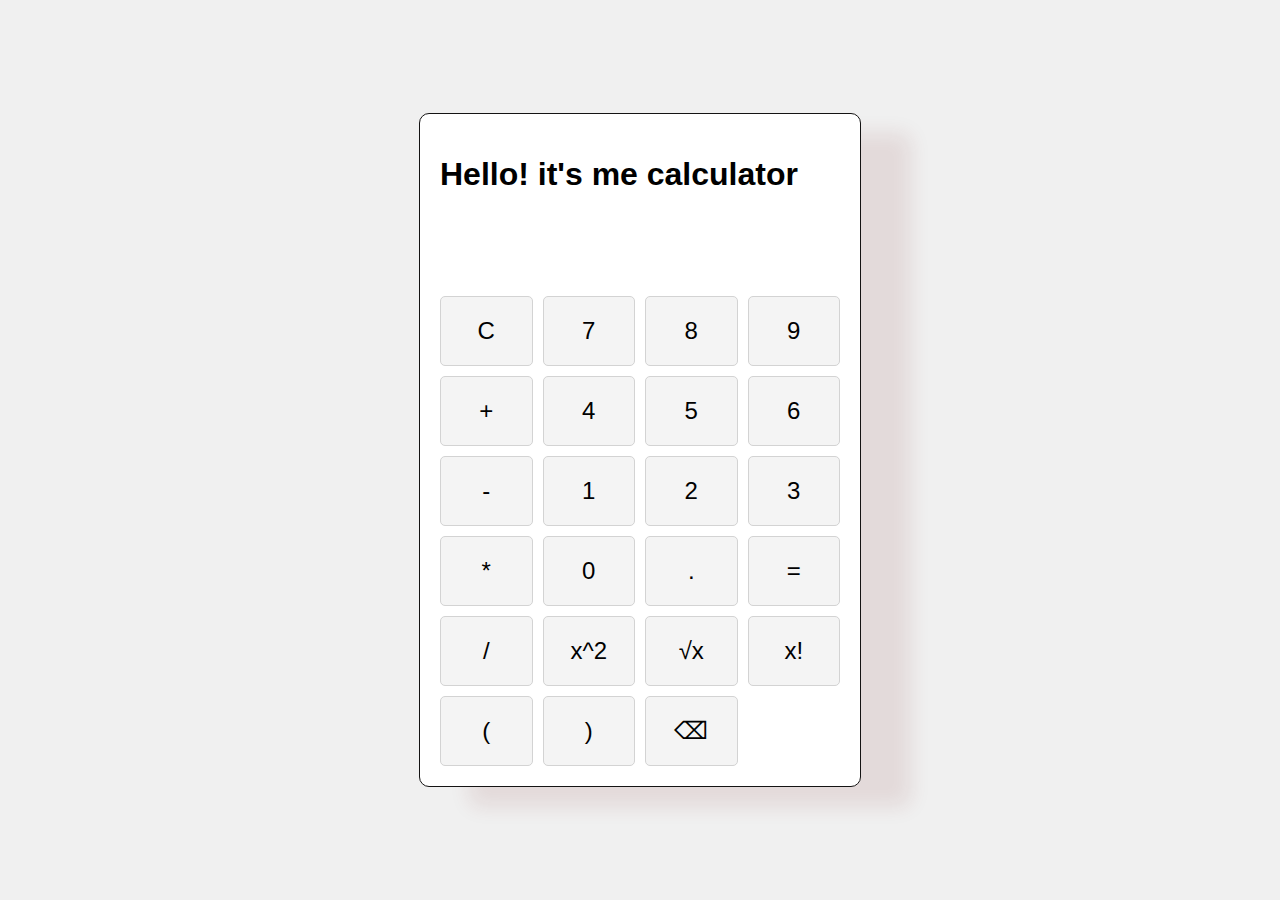
<file: Info aidTech/Task 2/index.html>
<!DOCTYPE html>
<html lang="en">
<head>
    <meta charset="UTF-8">
    <meta name="viewport" content="width=device-width, initial-scale=1.0">
    <link rel="stylesheet" href="style.css">
    <title>Complex Calculator</title>
</head>
<body>
    
    <div class="calculator">
        <h1>Hello! it's me calculator</h1>
        
        <input type="text" id="display" readonly>
        <div class="buttons">
            <button onclick="clearDisplay()">C</button>
            <button onclick="appendToDisplay('7')">7</button>
            <button onclick="appendToDisplay('8')">8</button>
            <button onclick="appendToDisplay('9')">9</button>
            <button onclick="appendToDisplay('+')">+</button>
            <button onclick="appendToDisplay('4')">4</button>
            <button onclick="appendToDisplay('5')">5</button>
            <button onclick="appendToDisplay('6')">6</button>
            <button onclick="appendToDisplay('-')">-</button>
            <button onclick="appendToDisplay('1')">1</button>
            <button onclick="appendToDisplay('2')">2</button>
            <button onclick="appendToDisplay('3')">3</button>
            <button onclick="appendToDisplay('*')">*</button>
            <button onclick="appendToDisplay('0')">0</button>
            <button onclick="appendToDisplay('.')">.</button>
            <button onclick="calculate()">=</button>
            <button onclick="appendToDisplay('/')">/</button>
            <button onclick="calculateSquare()">x^2</button>
            <button onclick="calculateSquareRoot()">√x</button>
            <button onclick="calculateFactorial()">x!</button>
            <button onclick="appendToDisplay('(')">(</button>
            <button onclick="appendToDisplay(')')">)</button>
            <button onclick="backspace()">&#9003;</button>
        </div>
    </div>
    <script src="script.js"></script>
</body>
</html>
</file>
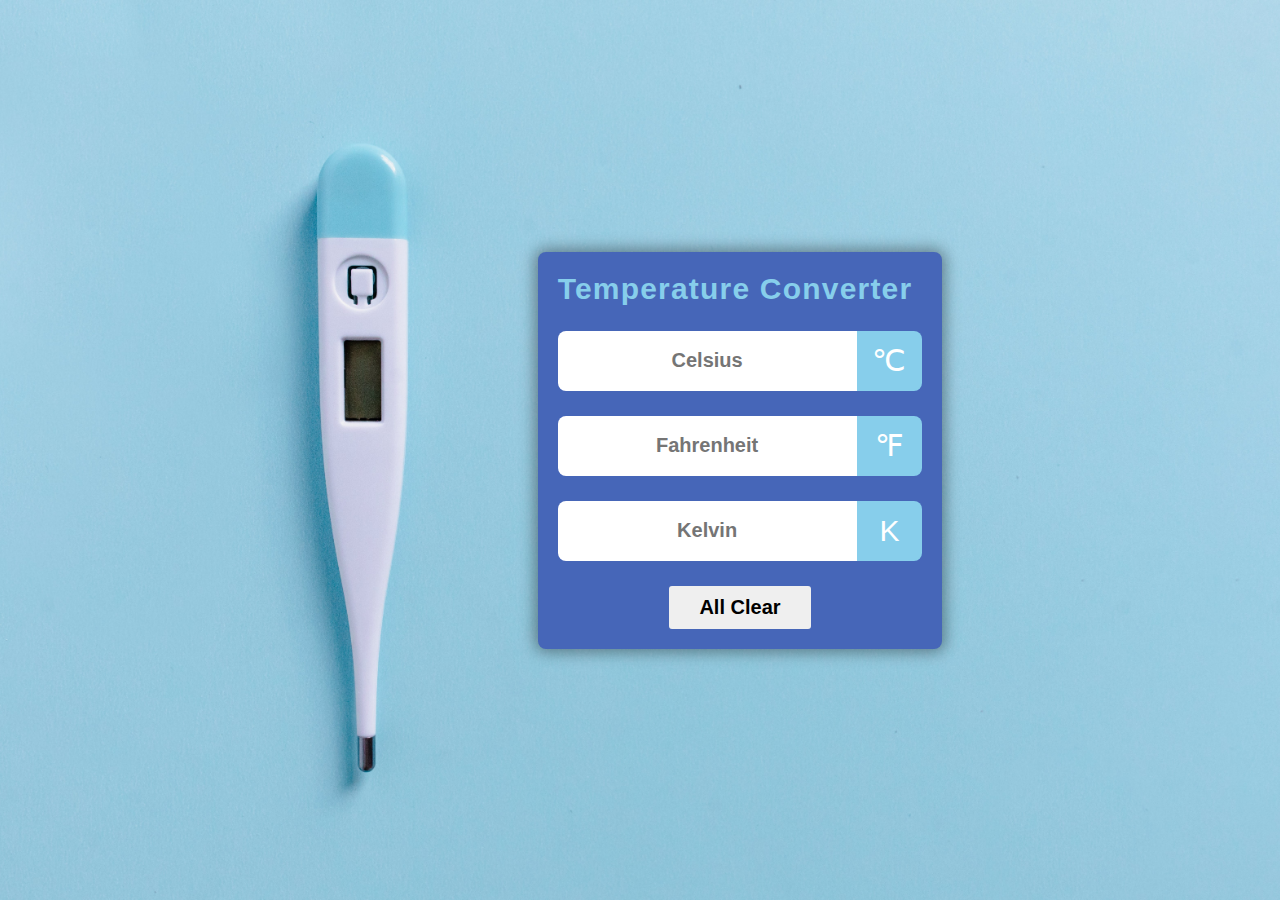
<file: Info aidTech/Task 3/index.html>
<!DOCTYPE html>
<html lang="en">
<head>
    <meta charset="UTF-8">
    <meta name="viewport" content="width=device-width, initial-scale=1.0">
    <title>Document</title>
    <link rel="stylesheet" href="style.css">
    <link rel="stylesheet" href="https://cdnjs.cloudflare.com/ajax/libs/font-awesome/6.2.0/css/all.min.css" integrity="sha512-xh6O/CkQoPOWDdYTDqeRdPCVd1SpvCA9XXcUnZS2FmJNp1coAFzvtCN9BmamE+4aHK8yyUHUSCcJHgXloTyT2A==" crossorigin="anonymous" referrerpolicy="no-referrer" />   
</head>
<body>
    <div class="container">

        <div class="title">
            <h1>Temperature Converter</h1>
            <span class="Temperature-icon"><i class="fa-solid fa-temperature-three-quarters"></i></span>
        </div>

        <div id="celsius">
            <input type="number" name="" placeholder="Celsius">
            <span class="icon">&#8451</span>
        </div>
        <div id="fahrenheit">
            <input type="number" name="" placeholder="Fahrenheit">
            <span class="icon">&#8457</span>
        </div>
        <div id="kelvin">
            <input type="number" name="" placeholder="Kelvin">
            <span class="icon">&#8490</span>
        </div>

        <div class="button">
            <button>All Clear</button>
        </div>

    </div>
    <script src="script.js"></script>
    </body>
</file>
<file: Info aidTech/Task 2/style.css>
body {
    display: flex;
    justify-content: center;
    align-items: center;
    min-height: 100vh;
    margin: 0;
    background-color: #f0f0f0;
}

.calculator {
    border: 1px solid #141313;
   
    border-radius: 10px;
    width: 400px;
    padding: 20px;
    background-color: #fff;
    box-shadow: 50px 20px 20px rgba(114, 28, 28, 0.1);
    font-family: Arial, sans-serif;
}

#display {
    width: 100%;
    font-size: 36px;
    padding: 10px;
    margin-bottom: 20px;
    border: #141313;
    outline: #141313;
    text-align: right;
}

.buttons {
    display: grid;
    grid-template-columns: repeat(4, 1fr);
    gap: 10px;
}

button {
    font-size: 24px;
    padding: 20px;
    text-align: center;
    background-color: #f4f4f4;
    border: 1px solid #d3d3d3;
    border-radius: 5px;
    cursor: pointer;
    transition: background-color 0.2s ease-in-out;
   
}

button:hover {
    background-color: #ccc;
    transition:200ms linear;
  background: #d6deff;
  box-shadow: inset 7px 7px 13px #b8bfdb,
            inset -7px -7px 13px #f4fdff;
  background-color: #e0e0e0;
}
</file>
<file: Info aidTech/Task 3/style.css>
*{
    margin: 0;
    padding: 0;
    box-sizing: border-box;
}
  

body{
    display: flex;
    justify-content: center;
    align-items: center;
    min-height: 100vh;
    background: url("images/img_01.jpg");
    background-size: cover;
    background-position: center;
    background-repeat: no-repeat;
}


.container{
    max-width: 450px;
    background: #4666b8;
    border-radius: 8px;
    margin-left:200px;
    box-shadow: 0px 0px 15px 3px rgba(0,0,0,0.4);
    font-family: sans-serif;
    padding: 20px;
}

.title{
    display: flex;
    justify-content: center;
    align-items: center;
    flex-wrap: wrap-reverse;
    gap: 10px;
}

.Temperature-icon{
    font-size: 45px;
    color: #fff;
}

h1{
    color: skyblue;
    letter-spacing: 1.2px;
    font-size: 30px;
}

#celsius, #fahrenheit, #kelvin{
    display: flex;
    justify-content: center;
    align-items: center;
    margin-top: 25px;
}

input{
    flex: 5;
    height: 60px;
    font-size: 20px;
    font-weight: 600;
    text-align: center;
    border: none;
    outline: none;
    border-radius: 8px 0 0 8px;
    padding: 0 10px;
}


/* for chrome, safari, Edge, Opera */
input::-webkit-outer-spin-button,
input::-webkit-inner-spin-button{
    -webkit-appearance: none;
}

/* for mozila firefox */
input{
    -moz-appearance: textfield;
}


.icon{
    flex: 1;
    height: 60px;
    line-height: 60px;
    padding: 0 5px;
    text-align: center;
    font-size: 30px;
    background:skyblue;
    color: #fff;
    border-radius: 0 8px 8px 0;
}


.button{
    margin-top: 25px;
    text-align: center;
}


.button button{
    border: none;
    outline: none;
    padding: 10px 30px;
    font-size: 20px;
    font-weight: 600;
    border-radius: 3px;
    cursor: pointer;
    transition: 0.3s;
}

.button button:hover{
    background:skyblue;
    color: #fff;
}
</file>
